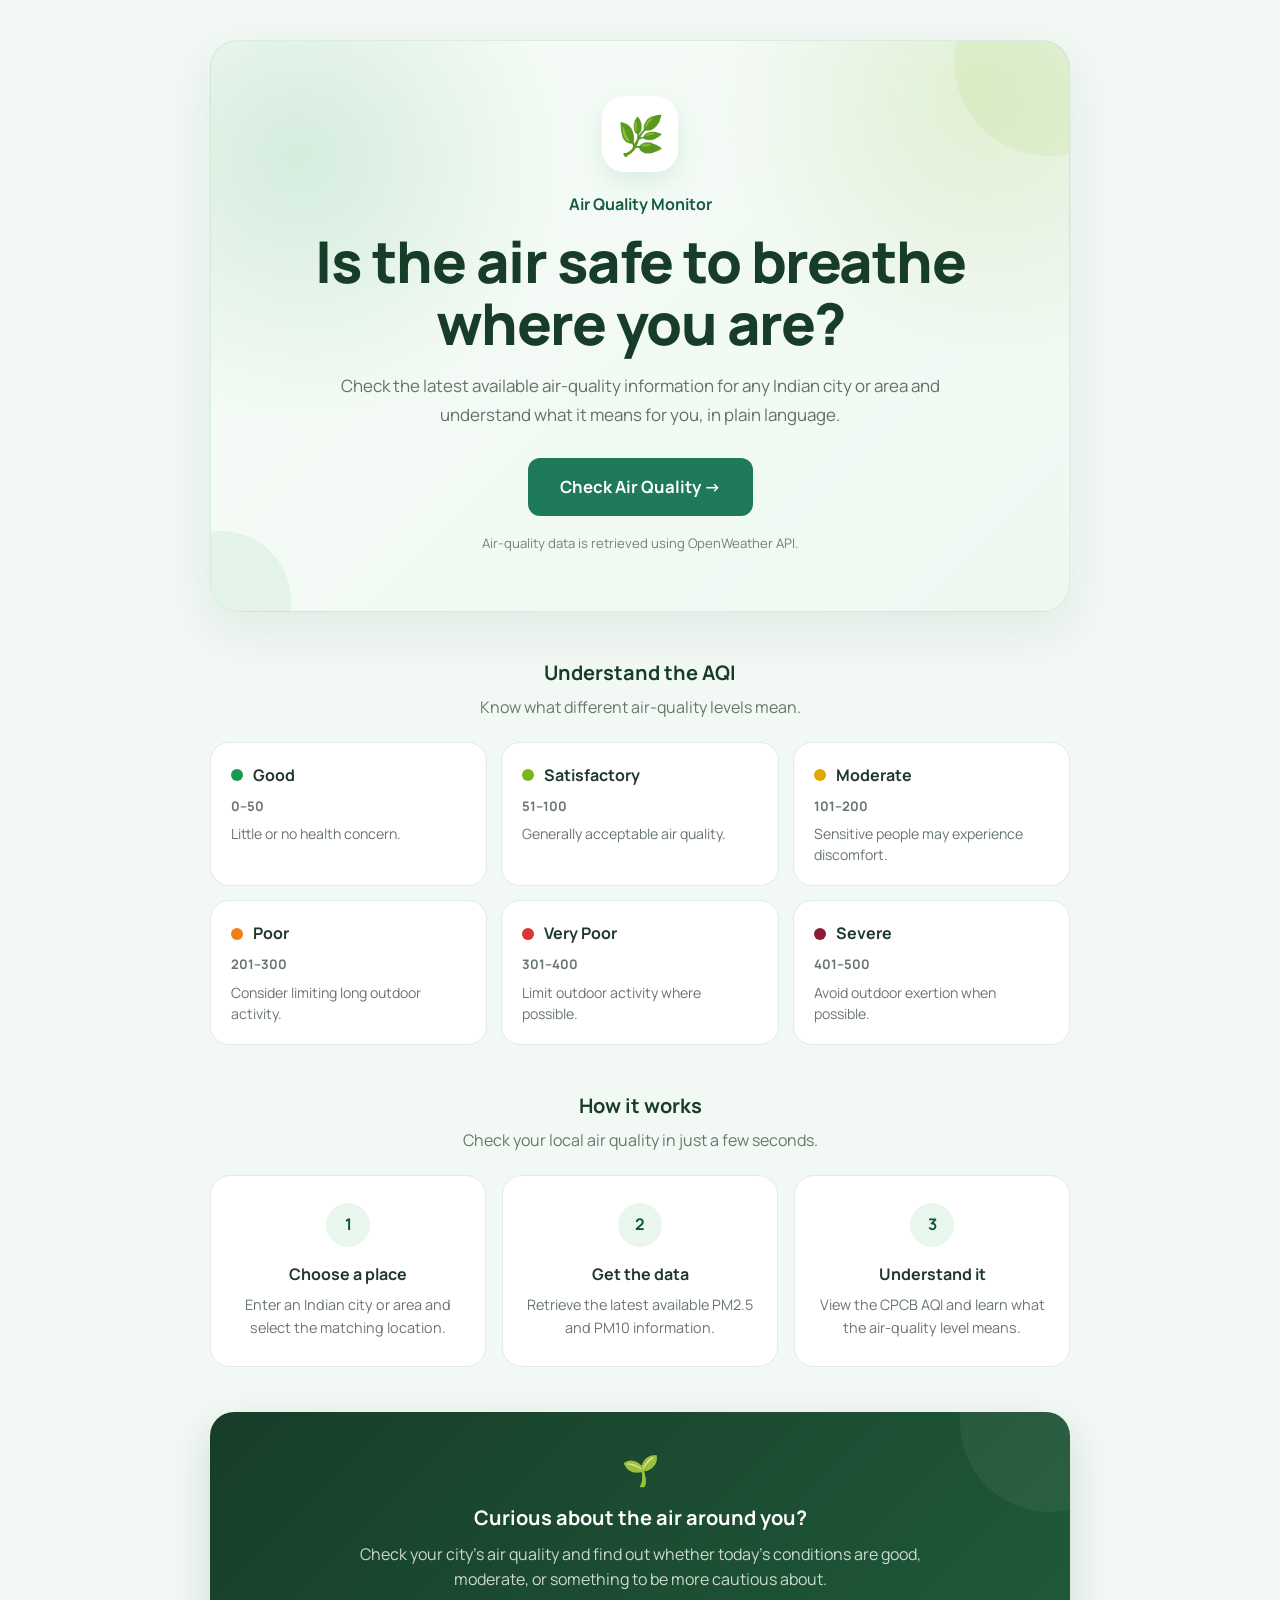
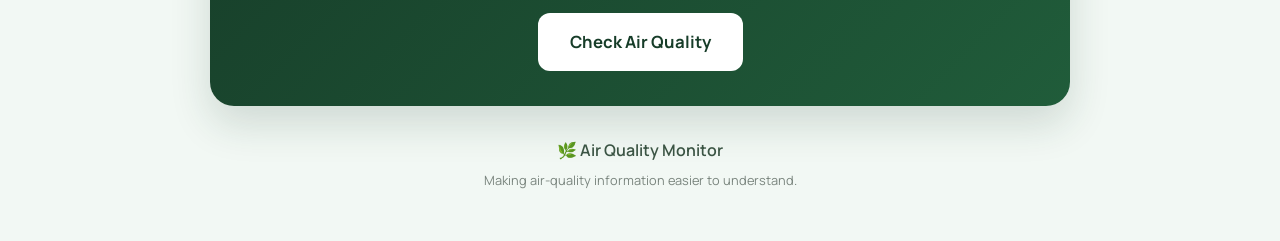
<file: index.html>
<!DOCTYPE html>
<html lang="en">
<head>
    <meta charset="UTF-8">
    <meta name="viewport" content="width=device-width, initial-scale=1">

    <title>Air Quality Monitor</title>

    <link rel="stylesheet" href="style.css">
</head>

<body>

    <main class="page page-narrow home">

        <!-- Hero Section -->
        <section class="home-hero">

            <div class="home-icon" aria-hidden="true">
                🌿
            </div>

            <p class="brand">Air Quality Monitor</p>

            <h1>
                Is the air safe to breathe where you are?
            </h1>

            <p class="lead">
                Check the latest available air-quality information
                for any Indian city or area and understand what it
                means for you, in plain language.
            </p>

            <div class="home-actions">
                <a href="pollution.html" class="btn btn-lg">
                    Check Air Quality →
                </a>
            </div>

            <p class="home-note">
                Air-quality data is retrieved using OpenWeather API.
            </p>

        </section>


        <!-- AQI Categories -->
        <section class="home-section">

            <div class="home-section-title">
                <h2>Understand the AQI</h2>

                <p>
                    Know what different air-quality levels mean.
                </p>
            </div>


            <div class="aqi-preview">

                <div class="aqi-preview-card aqi-good">
                    <div class="aqi-preview-top">
                        <span class="aqi-dot"></span>
                        <h3>Good</h3>
                    </div>

                    <div class="aqi-range">
                        0–50
                    </div>

                    <p>
                        Little or no health concern.
                    </p>
                </div>


                <div class="aqi-preview-card aqi-satisfactory">
                    <div class="aqi-preview-top">
                        <span class="aqi-dot"></span>
                        <h3>Satisfactory</h3>
                    </div>

                    <div class="aqi-range">
                        51–100
                    </div>

                    <p>
                        Generally acceptable air quality.
                    </p>
                </div>


                <div class="aqi-preview-card aqi-moderate">
                    <div class="aqi-preview-top">
                        <span class="aqi-dot"></span>
                        <h3>Moderate</h3>
                    </div>

                    <div class="aqi-range">
                        101–200
                    </div>

                    <p>
                        Sensitive people may experience discomfort.
                    </p>
                </div>


                <div class="aqi-preview-card aqi-poor">
                    <div class="aqi-preview-top">
                        <span class="aqi-dot"></span>
                        <h3>Poor</h3>
                    </div>

                    <div class="aqi-range">
                        201–300
                    </div>

                    <p>
                        Consider limiting long outdoor activity.
                    </p>
                </div>


                <div class="aqi-preview-card aqi-very-poor">
                    <div class="aqi-preview-top">
                        <span class="aqi-dot"></span>
                        <h3>Very Poor</h3>
                    </div>

                    <div class="aqi-range">
                        301–400
                    </div>

                    <p>
                        Limit outdoor activity where possible.
                    </p>
                </div>


                <div class="aqi-preview-card aqi-severe">
                    <div class="aqi-preview-top">
                        <span class="aqi-dot"></span>
                        <h3>Severe</h3>
                    </div>

                    <div class="aqi-range">
                        401–500
                    </div>

                    <p>
                        Avoid outdoor exertion when possible.
                    </p>
                </div>

            </div>

        </section>


        <!-- How It Works -->
        <section class="home-section">

            <div class="home-section-title">
                <h2>How it works</h2>

                <p>
                    Check your local air quality in just a few seconds.
                </p>
            </div>


            <div class="steps">

                <div class="step">

                    <div class="step-number">
                        1
                    </div>

                    <h3>Choose a place</h3>

                    <p>
                        Enter an Indian city or area and select
                        the matching location.
                    </p>

                </div>


                <div class="step">

                    <div class="step-number">
                        2
                    </div>

                    <h3>Get the data</h3>

                    <p>
                        Retrieve the latest available PM2.5
                        and PM10 information.
                    </p>

                </div>


                <div class="step">

                    <div class="step-number">
                        3
                    </div>

                    <h3>Understand it</h3>

                    <p>
                        View the CPCB AQI and learn what the
                        air-quality level means.
                    </p>

                </div>

            </div>

        </section>


        <!-- Bottom CTA -->
        <section class="home-cta">

            <div class="home-cta-icon">
                🌱
            </div>

            <h2>
                Curious about the air around you?
            </h2>

            <p>
                Check your city's air quality and find out whether
                today's conditions are good, moderate, or something
                to be more cautious about.
            </p>

            <a href="pollution.html" class="btn btn-lg">
                Check Air Quality
            </a>

        </section>


        <!-- Footer -->
        <footer class="home-footer">
            <p>
                🌿 Air Quality Monitor
            </p>

            <span>
                Making air-quality information easier to understand.
            </span>
        </footer>

    </main>

</body>
</html>
</file>
<file: style.css>
@import url("https://fonts.googleapis.com/css2?family=Manrope:wght@400;500;700;800&display=swap");

/* =========================================================
   GLOBAL
   ========================================================= */

:root {
    --bg: #f2f8f4;
    --card: #ffffff;
    --ink: #12312a;
    --muted: #5a7068;
    --line: #d9e8e0;

    --accent: #1f7a5a;
    --accent-dark: #165c44;

    --radius: 16px;
}

* {
    box-sizing: border-box;
}

html,
body {
    margin: 0;
    padding: 0;
}

body {
    font-family: "Manrope", "Segoe UI", Arial, sans-serif;
    background: var(--bg);
    color: var(--ink);
    line-height: 1.55;
    overflow-x: hidden;
}

.page {
    max-width: 760px;
    margin: 0 auto;
    padding: 32px 20px 56px;
}

.page-narrow {
    max-width: 620px;
}

h1,
h2,
h3,
p {
    margin-top: 0;
}

h1 {
    font-size: 2rem;
    line-height: 1.2;
    font-weight: 800;
    margin-bottom: 12px;
}

h2 {
    font-size: 1.25rem;
    font-weight: 700;
    margin-bottom: 8px;
}

h3 {
    font-size: 1rem;
    font-weight: 700;
    margin-bottom: 6px;
}

a {
    color: var(--accent-dark);
    font-weight: 700;
}

.lead {
    color: var(--muted);
    font-size: 1.05rem;
}

.muted {
    color: var(--muted);
}

.small {
    font-size: 0.85rem;
}

.note {
    color: var(--muted);
    font-size: 0.85rem;
    margin: 14px 0 0;
}


/* =========================================================
   COMMON CARDS
   ========================================================= */

.card {
    background: var(--card);
    border: 1px solid var(--line);
    border-radius: var(--radius);
    padding: 24px;
    margin-bottom: 20px;
}


/* =========================================================
   BUTTONS
   ========================================================= */

.btn {
    display: inline-block;

    min-height: 48px;
    padding: 14px 24px;

    background: var(--accent);
    color: #ffffff;

    font: inherit;
    font-weight: 700;

    text-decoration: none;

    border: none;
    border-radius: 12px;

    cursor: pointer;

    transition:
        background 0.2s ease,
        transform 0.2s ease,
        box-shadow 0.2s ease;
}

.btn:hover {
    background: var(--accent-dark);
    transform: translateY(-1px);
}

.btn:disabled {
    opacity: 0.6;
    cursor: not-allowed;
    transform: none;
}

.btn-lg {
    padding: 16px 32px;
    font-size: 1.05rem;
}

.btn:focus-visible,
a:focus-visible {
    outline: 3px solid #8fd0b3;
    outline-offset: 2px;
}


/* =========================================================
   INDEX / HOME PAGE
   ========================================================= */

.home {
    max-width: 900px;
    padding-top: 40px;
    padding-bottom: 50px;
}


/* =========================================================
   HOME HERO
   ========================================================= */

.home-hero {
    position: relative;
    overflow: hidden;

    text-align: center;

    padding: 55px 28px 45px;

    border-radius: 28px;

    background:
        radial-gradient(
            circle at 10% 20%,
            rgba(26, 152, 80, 0.15),
            transparent 30%
        ),
        radial-gradient(
            circle at 90% 10%,
            rgba(124, 181, 24, 0.15),
            transparent 28%
        ),
        linear-gradient(
            135deg,
            #f7fcf8,
            #eef8f1
        );

    border: 1px solid rgba(26, 152, 80, 0.12);

    box-shadow:
        0 18px 50px rgba(31, 78, 52, 0.08);
}

.home-hero::before {
    content: "";

    position: absolute;

    width: 190px;
    height: 190px;

    border-radius: 50%;

    background: rgba(124, 181, 24, 0.08);

    right: -75px;
    top: -75px;
}

.home-hero::after {
    content: "";

    position: absolute;

    width: 140px;
    height: 140px;

    border-radius: 50%;

    background: rgba(26, 152, 80, 0.07);

    left: -60px;
    bottom: -60px;
}

.home-hero > * {
    position: relative;
    z-index: 1;
}


/* =========================================================
   HOME ICON
   ========================================================= */

.home-icon {
    width: 76px;
    height: 76px;

    margin: 0 auto 20px;

    display: flex;

    align-items: center;
    justify-content: center;

    border-radius: 22px;

    background: #ffffff;

    font-size: 38px;

    box-shadow:
        0 10px 25px rgba(26, 152, 80, 0.12);
}


/* =========================================================
   HOME BRAND
   ========================================================= */

.brand {
    font-weight: 700;
    color: var(--accent-dark);
    margin-bottom: 24px;
}

.home-hero .brand {
    margin-bottom: 13px;
}


/* =========================================================
   HOME HERO TEXT
   ========================================================= */

.home-hero h1 {
    max-width: 730px;

    margin: 0 auto 18px;

    font-size: clamp(2.2rem, 5vw, 3.6rem);

    line-height: 1.08;

    letter-spacing: -1.5px;

    color: #173d29;
}

.home-hero .lead {
    max-width: 650px;

    margin: 0 auto 28px;

    font-size: 1.06rem;

    line-height: 1.7;

    color: #637169;
}


/* =========================================================
   HOME ACTIONS
   ========================================================= */

.home-actions {
    display: flex;

    align-items: center;
    justify-content: center;

    gap: 14px;

    flex-wrap: wrap;
}

.home-actions .btn {
    min-width: 195px;
}

.home-note {
    margin-top: 17px;

    font-size: 0.82rem;

    color: #738078;
}


/* =========================================================
   HOME SECTIONS
   ========================================================= */

.home-section {
    margin-top: 45px;
}

.home-section-title {
    text-align: center;
    margin-bottom: 22px;
}

.home-section-title h2 {
    margin: 0 0 7px;
    color: #173d29;
}

.home-section-title p {
    margin: 0;
    color: #69766e;
}


/* =========================================================
   HOME AQI PREVIEW
   ========================================================= */

.aqi-preview {
    display: grid;

    grid-template-columns: repeat(3, 1fr);

    gap: 14px;
}

.aqi-preview-card {
    padding: 20px;

    border-radius: 19px;

    border: 1px solid #e4ebe6;

    background: #ffffff;

    transition:
        transform 0.2s ease,
        box-shadow 0.2s ease,
        border-color 0.2s ease;
}

.aqi-preview-card:hover {
    transform: translateY(-4px);

    box-shadow:
        0 14px 30px rgba(30, 60, 42, 0.08);
}

.aqi-preview-top {
    display: flex;

    align-items: center;

    gap: 10px;

    margin-bottom: 8px;
}

.aqi-dot {
    width: 12px;
    height: 12px;

    flex-shrink: 0;

    border-radius: 50%;
}

.aqi-preview-card h3 {
    margin: 0;

    font-size: 1rem;

    color: #20382a;
}

.aqi-range {
    margin-bottom: 7px;

    font-size: 0.82rem;

    font-weight: 700;

    color: #68756d;
}

.aqi-preview-card p {
    margin: 0;

    font-size: 0.88rem;

    line-height: 1.5;

    color: #69766e;
}


/* =========================================================
   AQI COLORS
   ========================================================= */

.aqi-good .aqi-dot {
    background: #1a9850;
}

.aqi-satisfactory .aqi-dot {
    background: #7cb518;
}

.aqi-moderate .aqi-dot {
    background: #e0a800;
}

.aqi-poor .aqi-dot {
    background: #ee7d1a;
}

.aqi-very-poor .aqi-dot {
    background: #d9362f;
}

.aqi-severe .aqi-dot {
    background: #8e1b3a;
}


/* =========================================================
   HOW IT WORKS
   ========================================================= */

.steps {
    display: grid;

    grid-template-columns: repeat(3, 1fr);

    gap: 16px;
}

.step {
    text-align: center;

    padding: 27px 20px;

    border-radius: 20px;

    border: 1px solid #e4ebe6;

    background: #ffffff;
}

.step-number {
    width: 44px;
    height: 44px;

    margin: 0 auto 15px;

    display: flex;

    align-items: center;
    justify-content: center;

    border-radius: 50%;

    background: #e8f6ee;

    color: #0d5a2d;

    font-weight: 700;

    font-size: 1rem;
}

.step h3 {
    margin: 0 0 8px;

    color: #20382a;
}

.step p {
    margin: 0;

    color: #69766e;

    font-size: 0.9rem;

    line-height: 1.55;
}


/* =========================================================
   HOME CTA
   ========================================================= */

.home-cta {
    position: relative;
    overflow: hidden;

    margin-top: 45px;

    padding: 35px 25px;

    text-align: center;

    border-radius: 24px;

    background:
        linear-gradient(
            135deg,
            #173d29,
            #205c3a
        );

    color: #ffffff;

    box-shadow:
        0 18px 40px rgba(23, 61, 41, 0.16);
}

.home-cta::before {
    content: "";

    position: absolute;

    width: 180px;
    height: 180px;

    border-radius: 50%;

    background: rgba(255, 255, 255, 0.05);

    right: -70px;
    top: -80px;
}

.home-cta-icon {
    position: relative;

    font-size: 30px;

    margin-bottom: 8px;
}

.home-cta h2 {
    position: relative;

    margin: 0 0 9px;

    color: #ffffff;
}

.home-cta p {
    position: relative;

    max-width: 570px;

    margin: 0 auto 20px;

    color: rgba(255, 255, 255, 0.78);

    line-height: 1.6;
}

.home-cta .btn {
    position: relative;

    background: #ffffff;

    color: #173d29;
}

.home-cta .btn:hover {
    background: #f2f7f4;
}


/* =========================================================
   HOME FOOTER
   ========================================================= */

.home-footer {
    margin-top: 32px;

    text-align: center;

    color: #7a857e;
}

.home-footer p {
    margin: 0 0 4px;

    color: #3c5545;

    font-weight: 600;
}

.home-footer span {
    font-size: 0.8rem;
}


/* =========================================================
   POLLUTION PAGE
   ========================================================= */

.pollution-page {
    padding-top: 35px;
    padding-bottom: 50px;
}


/* =========================================================
   POLLUTION HEADER
   ========================================================= */

.pollution-header {
    text-align: center;
    margin-bottom: 30px;
}

.pollution-header .brand {
    margin-bottom: 10px;
}

.pollution-header h1 {
    margin: 0 0 10px;

    font-size: clamp(2rem, 5vw, 2.8rem);

    line-height: 1.1;

    letter-spacing: -0.8px;
}

.pollution-header > p:last-child {
    max-width: 620px;

    margin: 0 auto;

    color: #69766e;

    line-height: 1.6;
}


/* =========================================================
   SEARCH CARD
   ========================================================= */

.search-card {
    position: relative;
    overflow: visible;

    padding: 28px;

    border-radius: 24px;

    background:
        linear-gradient(
            135deg,
            #f8fcf9,
            #ffffff
        );

    border: 1px solid #e2ebe5;

    box-shadow:
        0 15px 40px rgba(30, 70, 45, 0.07);
}

.search-card h2 {
    margin: 0 0 7px;
    font-size: 1.35rem;
}

.search-description {
    margin: 0 0 20px;

    color: #6b776f;

    line-height: 1.5;
}


/* =========================================================
   SEARCH ROW
   ========================================================= */

.search-row {
    display: flex;

    align-items: stretch;

    gap: 12px;

    margin-top: 20px;
}

.search-field {
    position: relative;

    flex: 1;

    min-width: 0;
}


/* =========================================================
   INPUT
   ========================================================= */

.search-field input[type="text"] {
    width: 100%;

    min-height: 52px;

    padding: 0 16px;

    border: 1px solid #d7e1da;

    border-radius: 14px;

    background: #ffffff;

    color: #183524;

    font: inherit;

    font-size: 1rem;

    outline: none;

    transition:
        border-color 0.2s ease,
        box-shadow 0.2s ease;
}

.search-field input::placeholder {
    color: #9aa69f;
}

.search-field input:focus {
    border-color: #1a9850;

    box-shadow:
        0 0 0 4px rgba(26, 152, 80, 0.10);
}


/* =========================================================
   SEARCH BUTTON
   ========================================================= */

.search-row .btn {
    min-height: 52px;

    padding-left: 24px;
    padding-right: 24px;

    white-space: nowrap;
}

.search-row .btn:disabled {
    cursor: not-allowed;
    opacity: 0.65;
}


/* =========================================================
   AUTOCOMPLETE
   ========================================================= */

.suggestions {
    position: absolute;

    z-index: 100;

    left: 0;
    right: 0;

    top: calc(100% + 7px);

    margin: 0;
    padding: 6px;

    list-style: none;

    background: #ffffff;

    border: 1px solid #dfe8e2;

    border-radius: 14px;

    box-shadow:
        0 15px 35px rgba(20, 50, 32, 0.13);

    max-height: 240px;

    overflow-y: auto;

    text-align: left;
}

.suggestions[hidden] {
    display: none;
}

.suggestions li {
    padding: 12px 13px;

    border-radius: 9px;

    cursor: pointer;

    color: #24382b;

    font-size: 0.95rem;

    transition:
        background 0.15s ease,
        color 0.15s ease;
}

.suggestions li[role="option"]:hover,
.suggestions li[role="option"].active {
    background: #eaf6ee;

    color: #0d5a2d;
}

.suggestions li small {
    display: block;

    color: var(--muted);

    font-size: 0.8rem;
}

.suggestions .no-match {
    color: #7a857e;

    cursor: default;

    font-size: 0.9rem;
}

.suggestions .no-match:hover {
    background: transparent;
}


/* =========================================================
   SEARCH NOTE
   ========================================================= */

.search-note {
    margin: 14px 0 0;

    font-size: 0.82rem;

    color: #7a857e;
}


/* =========================================================
   QUICK INFORMATION
   ========================================================= */

.quick-info {
    display: grid;

    grid-template-columns: repeat(3, 1fr);

    gap: 14px;

    margin-top: 22px;
}

.quick-info-card {
    display: flex;

    align-items: center;

    gap: 12px;

    padding: 16px;

    border: 1px solid #e4ebe6;

    border-radius: 17px;

    background: #ffffff;

    transition:
        transform 0.2s ease,
        box-shadow 0.2s ease;
}

.quick-info-card:hover {
    transform: translateY(-3px);

    box-shadow:
        0 10px 25px rgba(30, 70, 45, 0.07);
}

.quick-icon {
    width: 40px;
    height: 40px;

    flex-shrink: 0;

    display: flex;

    align-items: center;
    justify-content: center;

    border-radius: 12px;

    background: #e9f6ed;

    font-size: 19px;
}

.quick-info-card strong {
    display: block;

    margin-bottom: 2px;

    font-size: 0.9rem;

    color: #20382a;
}

.quick-info-card span {
    display: block;

    font-size: 0.78rem;

    color: #748078;

    line-height: 1.4;
}


/* =========================================================
   RESULTS
   ========================================================= */

#result {
    margin-top: 30px;
}

#result:empty {
    display: none;
}


/* =========================================================
   LOADING / ERROR
   ========================================================= */

.status {
    text-align: center;
}

.status p {
    margin: 0;

    color: var(--muted);
}

.status.error {
    border-color: #f0c9c6;

    background: #fff7f6;
}

.status.error h2 {
    color: #8f1d18;
}

.status.error p {
    color: #5e2a27;
}

.spinner {
    width: 32px;
    height: 32px;

    margin: 0 auto 12px;

    border: 4px solid var(--line);

    border-top-color: var(--accent);

    border-radius: 50%;

    animation: spin 0.9s linear infinite;
}

@keyframes spin {
    to {
        transform: rotate(360deg);
    }
}

@media (prefers-reduced-motion: reduce) {
    .spinner {
        animation-duration: 3s;
    }
}


/* =========================================================
   REPORT HEADER
   ========================================================= */

.report-head {
    margin: 8px 0 18px;
}

.report-head p {
    margin-bottom: 2px;
}

.report-head h2 {
    margin: 3px 0 0;

    font-size: 1.8rem;

    font-weight: 800;

    color: #173d29;
}


/* =========================================================
   SECTION TITLES
   ========================================================= */

.section-title {
    margin-top: 30px;
    margin-bottom: 14px;
}


/* =========================================================
   AQI CARD
   ========================================================= */

.aqi-card {
    position: relative;

    overflow: hidden;

    padding: 28px;

    border-radius: 24px;

    background:
        linear-gradient(
            135deg,
            var(--soft, #f8fcf9),
            #ffffff
        );

    border: 2px solid var(--cat, var(--line));

    box-shadow:
        0 15px 40px rgba(30, 70, 45, 0.08);

    text-align: center;
}

.aqi-card::before {
    content: "";

    position: absolute;

    top: 0;
    left: 0;

    width: 100%;
    height: 5px;

    background: var(--cat, #1a9850);
}

.card-label {
    font-weight: 700;

    color: var(--muted);

    margin-bottom: 4px;
}

.aqi-number {
    margin: 5px 0 0;

    font-size: clamp(4rem, 12vw, 6rem);

    font-weight: 800;

    line-height: 0.95;

    color: var(--cat, #1a9850);

    letter-spacing: -3px;
}

.aqi-category {
    display: inline-block;

    margin: 10px 0 16px;

    padding: 6px 20px;

    font-size: 1.25rem;

    font-weight: 800;

    color: #ffffff;

    background: var(--on, var(--ink));

    border-radius: 999px;
}

.summary {
    font-size: 1.05rem;

    margin-bottom: 24px;
}

.aqi-card.unavailable .aqi-category {
    background: transparent;

    color: var(--ink);

    padding: 0;
}


/* =========================================================
   AQI SCALE
   ========================================================= */

.scale {
    position: relative;

    margin: 28px 4px 0;

    padding-top: 30px;
}

.scale-bar {
    display: flex;

    width: 100%;

    height: 16px;

    overflow: hidden;

    border-radius: 999px;

    gap: 2px;
}

.scale-bar span {
    display: block;

    height: 100%;
}

.scale-marker {
    position: absolute;

    top: 0;

    transform: translateX(-50%);

    width: 0;

    text-align: center;
}

.scale-marker em {
    display: block;

    padding: 4px 8px;

    border-radius: 7px;

    background: #173d29;

    color: #ffffff;

    font-size: 0.75rem;

    font-style: normal;

    font-weight: 700;

    transform: translateX(-50%);

    white-space: nowrap;
}

.scale-marker::after {
    content: "";

    position: absolute;

    top: 28px;

    left: 50%;

    transform: translateX(-50%);

    width: 3px;
    height: 22px;

    background: #173d29;

    border-radius: 3px;
}


/* =========================================================
   AQI LEGEND
   ========================================================= */

.legend {
    display: grid;

    grid-template-columns: repeat(2, 1fr);

    gap: 8px 18px;

    margin: 22px 0 0;

    padding: 0;

    list-style: none;

    text-align: left;

    font-size: 0.82rem;

    color: #69766e;
}

.legend li {
    display: flex;

    align-items: center;

    gap: 7px;
}

.legend li i {
    width: 10px;
    height: 10px;

    flex-shrink: 0;

    border-radius: 50%;
}

.legend b {
    color: var(--ink);
}


/* =========================================================
   MEANING CARD
   ========================================================= */

.meaning {
    margin-top: 18px;

    padding: 23px;

    border-left: 5px solid var(--cat, #1a9850);
}

.meaning h2 {
    margin-top: 0;
}

.meaning p {
    margin-bottom: 10px;

    line-height: 1.65;
}

.meaning .concern {
    margin-bottom: 0;
}


/* =========================================================
   POLLUTANT CARDS
   ========================================================= */

.pollutants {
    display: grid;

    grid-template-columns: repeat(2, 1fr);

    gap: 14px;
}

.pollutant {
    padding: 21px;

    margin: 0;

    border-radius: 18px;

    border: 1px solid #e4ebe6;

    background: #ffffff;

    transition:
        transform 0.2s ease,
        box-shadow 0.2s ease;
}

.pollutant:hover {
    transform: translateY(-2px);

    box-shadow:
        0 10px 25px rgba(30, 70, 45, 0.06);
}

.pollutant h3 {
    margin-top: 0;
}

.pollutant-value {
    margin: 8px 0;

    font-size: 2rem;

    font-weight: 800;

    color: #173d29;
}

.pollutant-value span {
    font-size: 0.85rem;

    font-weight: 500;

    color: #748078;
}

.pollutant .muted {
    margin: 0;

    font-size: 0.9rem;
}


/* =========================================================
   OPENWEATHER CARD
   ========================================================= */

.ow {
    padding: 22px;

    border: 1px solid #e4ebe6;

    border-radius: 18px;

    background: #ffffff;
}

.ow p {
    margin-bottom: 6px;

    line-height: 1.55;
}

.ow .muted {
    margin: 10px 0 0;

    font-size: 0.9rem;
}


/* =========================================================
   POLLUTION FOOTER
   ========================================================= */

.pollution-footer {
    margin-top: 35px;

    text-align: center;
}

.pollution-footer a {
    display: inline-flex;

    align-items: center;

    gap: 6px;

    color: #176b3b;

    text-decoration: none;

    font-weight: 600;

    transition: color 0.2s ease;
}

.pollution-footer a:hover {
    color: #0d4d2b;
}


/* =========================================================
   BACK LINK
   ========================================================= */

.back {
    margin-top: 28px;

    text-align: center;
}


/* =========================================================
   TABLET
   ========================================================= */

@media (max-width: 700px) {

    .page {
        padding: 20px 14px 40px;
    }

    h1 {
        font-size: 1.6rem;
    }

    /* Home */

    .home {
        padding-top: 22px;
    }

    .home-hero {
        padding: 38px 18px 32px;

        border-radius: 22px;
    }

    .home-hero h1 {
        font-size: 2.25rem;

        letter-spacing: -1px;
    }

    .home-hero .lead {
        font-size: 0.98rem;
    }

    .home-actions {
        flex-direction: column;
    }

    .home-actions .btn {
        width: 100%;
    }

    .aqi-preview {
        grid-template-columns: 1fr;
    }

    .steps {
        grid-template-columns: 1fr;
    }

    .home-cta {
        padding: 30px 20px;
    }

    /* Pollution */

    .pollution-page {
        padding-top: 22px;
    }

    .pollution-header h1 {
        font-size: 2rem;
    }

    .search-card {
        padding: 20px;

        border-radius: 20px;
    }

    .search-row {
        flex-direction: column;
    }

    .search-row .btn {
        width: 100%;
    }

    .quick-info {
        grid-template-columns: 1fr;
    }

    .pollutants {
        grid-template-columns: 1fr;
    }

    .legend {
        grid-template-columns: 1fr;
    }

    .aqi-card {
        padding: 22px;
    }

    .aqi-number {
        font-size: 4.5rem;
    }
}


/* =========================================================
   SMALL PHONES
   ========================================================= */

@media (max-width: 420px) {

    .home-hero {
        padding-left: 15px;
        padding-right: 15px;
    }

    .home-icon {
        width: 68px;
        height: 68px;

        font-size: 34px;
    }

    .home-hero h1 {
        font-size: 2rem;
    }

    .aqi-preview-card {
        padding: 17px;
    }

    .pollution-header {
        margin-bottom: 22px;
    }

    .search-card {
        padding: 17px;
    }

    .quick-info-card {
        padding: 14px;
    }

    .aqi-card {
        padding: 18px;
    }

    .aqi-number {
        font-size: 4rem;
    }
}


/* =========================================================
   VERY SMALL PHONES
   ========================================================= */

@media (max-width: 380px) {

    .pollutants {
        grid-template-columns: 1fr;
    }

    .legend {
        grid-template-columns: 1fr;
    }
}


/* =========================================================
   REDUCED MOTION
   ========================================================= */

@media (prefers-reduced-motion: reduce) {

    .btn,
    .aqi-preview-card,
    .quick-info-card,
    .pollutant {
        transition: none;
    }
}
</file>
